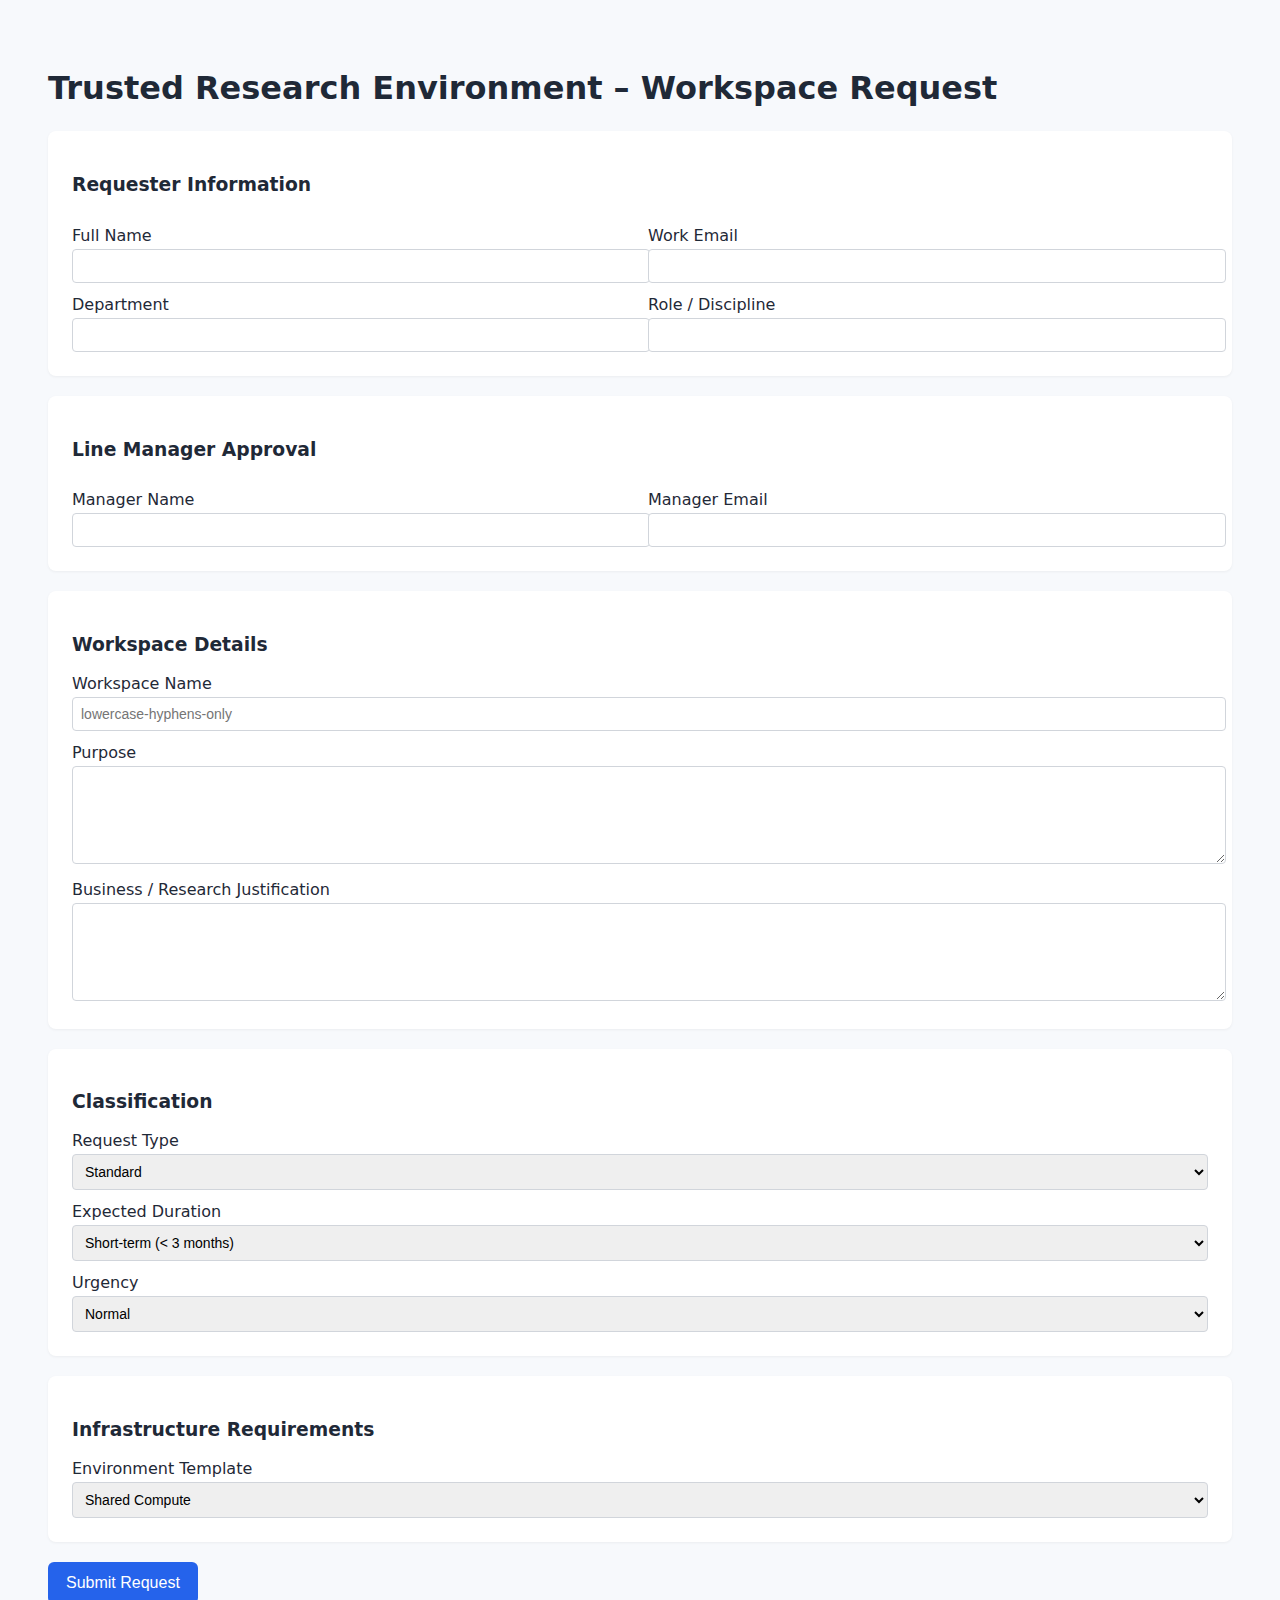
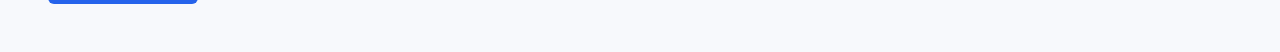
<file: index.html>
<!DOCTYPE html>
<html lang="en">
<head>
  <meta charset="UTF-8" />
  <title>Trusted Research Environment – Workspace Request</title>

  <meta name="viewport" content="width=device-width, initial-scale=1.0" />

  <style>
    body {
      font-family: system-ui, -apple-system, BlinkMacSystemFont, sans-serif;
      background: #f7f9fc;
      padding: 40px;
      color: #1f2937;
    }

    h1 {
      margin-bottom: 24px;
    }

    .card {
      background: white;
      padding: 24px;
      margin-bottom: 20px;
      border-radius: 8px;
      box-shadow: 0 1px 3px rgba(0,0,0,0.05);
    }

    label {
      display: block;
      margin-top: 12px;
      font-weight: 500;
    }

    input, textarea, select {
      width: 100%;
      padding: 8px;
      margin-top: 4px;
      border: 1px solid #d1d5db;
      border-radius: 4px;
      font-size: 14px;
    }

    textarea {
      min-height: 80px;
      resize: vertical;
    }

    .row {
      display: grid;
      grid-template-columns: 1fr 1fr;
      gap: 16px;
    }

    .hidden {
      display: none;
    }

    button {
      padding: 12px 18px;
      font-size: 16px;
      background: #2563eb;
      color: white;
      border: none;
      border-radius: 6px;
      cursor: pointer;
    }

    button:hover {
      background: #1e40af;
    }
  </style>
</head>

<body>

<h1>Trusted Research Environment – Workspace Request</h1>

<form id="treForm">

  <!-- Requester -->
  <div class="card">
    <h3>Requester Information</h3>

    <div class="row">
      <div>
        <label>Full Name</label>
        <input required name="requesterName" />
      </div>

      <div>
        <label>Work Email</label>
        <input type="email" required name="requesterEmail" />
      </div>
    </div>

    <div class="row">
      <div>
        <label>Department</label>
        <input required name="department" />
      </div>

      <div>
        <label>Role / Discipline</label>
        <input required name="role" />
      </div>
    </div>
  </div>

  <!-- Line Manager -->
  <div class="card">
    <h3>Line Manager Approval</h3>

    <div class="row">
      <div>
        <label>Manager Name</label>
        <input required name="managerName" />
      </div>

      <div>
        <label>Manager Email</label>
        <input type="email" required name="managerEmail" />
      </div>
    </div>
  </div>

  <!-- Workspace -->
  <div class="card">
    <h3>Workspace Details</h3>

    <label>Workspace Name</label>
    <input
      required
      name="workspaceName"
      pattern="[a-z0-9-]+"
      placeholder="lowercase-hyphens-only"
    />

    <label>Purpose</label>
    <textarea required name="purpose"></textarea>

    <label>Business / Research Justification</label>
    <textarea required name="justification"></textarea>
  </div>

  <!-- Classification -->
  <div class="card">
    <h3>Classification</h3>

    <label>Request Type</label>
    <select required name="requestType">
      <option value="standard">Standard</option>
      <option value="emergency">Emergency</option>
      <option value="temporary">Temporary</option>
      <option value="data-only">Data Only</option>
    </select>

    <label>Expected Duration</label>
    <select required name="duration">
      <option value="short">Short-term (&lt; 3 months)</option>
      <option value="medium">Medium (3–12 months)</option>
      <option value="long">Long-term (&gt; 12 months)</option>
    </select>

    <label>Urgency</label>
    <select required name="urgency">
      <option value="normal">Normal</option>
      <option value="urgent">Urgent</option>
    </select>
  </div>

  <!-- Infrastructure -->
  <div class="card">
    <h3>Infrastructure Requirements</h3>

    <label>Environment Template</label>
    <select name="template" id="templateSelect" required>
      <option value="shared">Shared Compute</option>
      <option value="dedicated">Dedicated Compute</option>
      <option value="connect-existing">Connect Existing</option>
      <option value="data-only">Data Only</option>
      <option value="other">Other</option>
    </select>

    <div id="otherBox" class="hidden">
      <label>Other Requirements</label>
      <textarea name="otherDetails"></textarea>
    </div>
  </div>

  <button type="submit">Submit Request</button>

</form>

<script>
document.addEventListener("DOMContentLoaded", () => {

  const templateSelect = document.getElementById("templateSelect");
  const otherBox = document.getElementById("otherBox");
  const form = document.getElementById("treForm");

  templateSelect.addEventListener("change", () => {
    otherBox.classList.toggle(
      "hidden",
      templateSelect.value !== "other"
    );
  });

  form.addEventListener("submit", async (e) => {
    e.preventDefault();

    const f = e.target;

    const payload = {
      requester: {
        fullName: f.requesterName.value,
        email: f.requesterEmail.value,
        department: f.department.value,
        role: f.role.value
      },
      lineManager: {
        fullName: f.managerName.value,
        email: f.managerEmail.value
      },
      workspace: {
        name: f.workspaceName.value,
        purpose: f.purpose.value,
        justification: f.justification.value
      },
      classification: {
        requestType: f.requestType.value,
        expectedDuration: f.duration.value,
        urgency: f.urgency.value
      },
      infrastructure: {
        template: f.template.value,
        otherDetails: f.otherDetails?.value || null
      },
      audit: {
        submittedAt: new Date().toISOString(),
        source: "tre-request-portal",
        version: "1.0"
      }
    };

    const response = await fetch("https://YOUR-LA1-ENDPOINT-HERE", {
      method: "POST",
      headers: { "Content-Type": "application/json" },
      body: JSON.stringify(payload)
    });

    if (!response.ok) {
      alert("Submission failed");
      return;
    }

    alert("Request submitted for approval");
  });

});
</script>

</body>
</html>
</file>
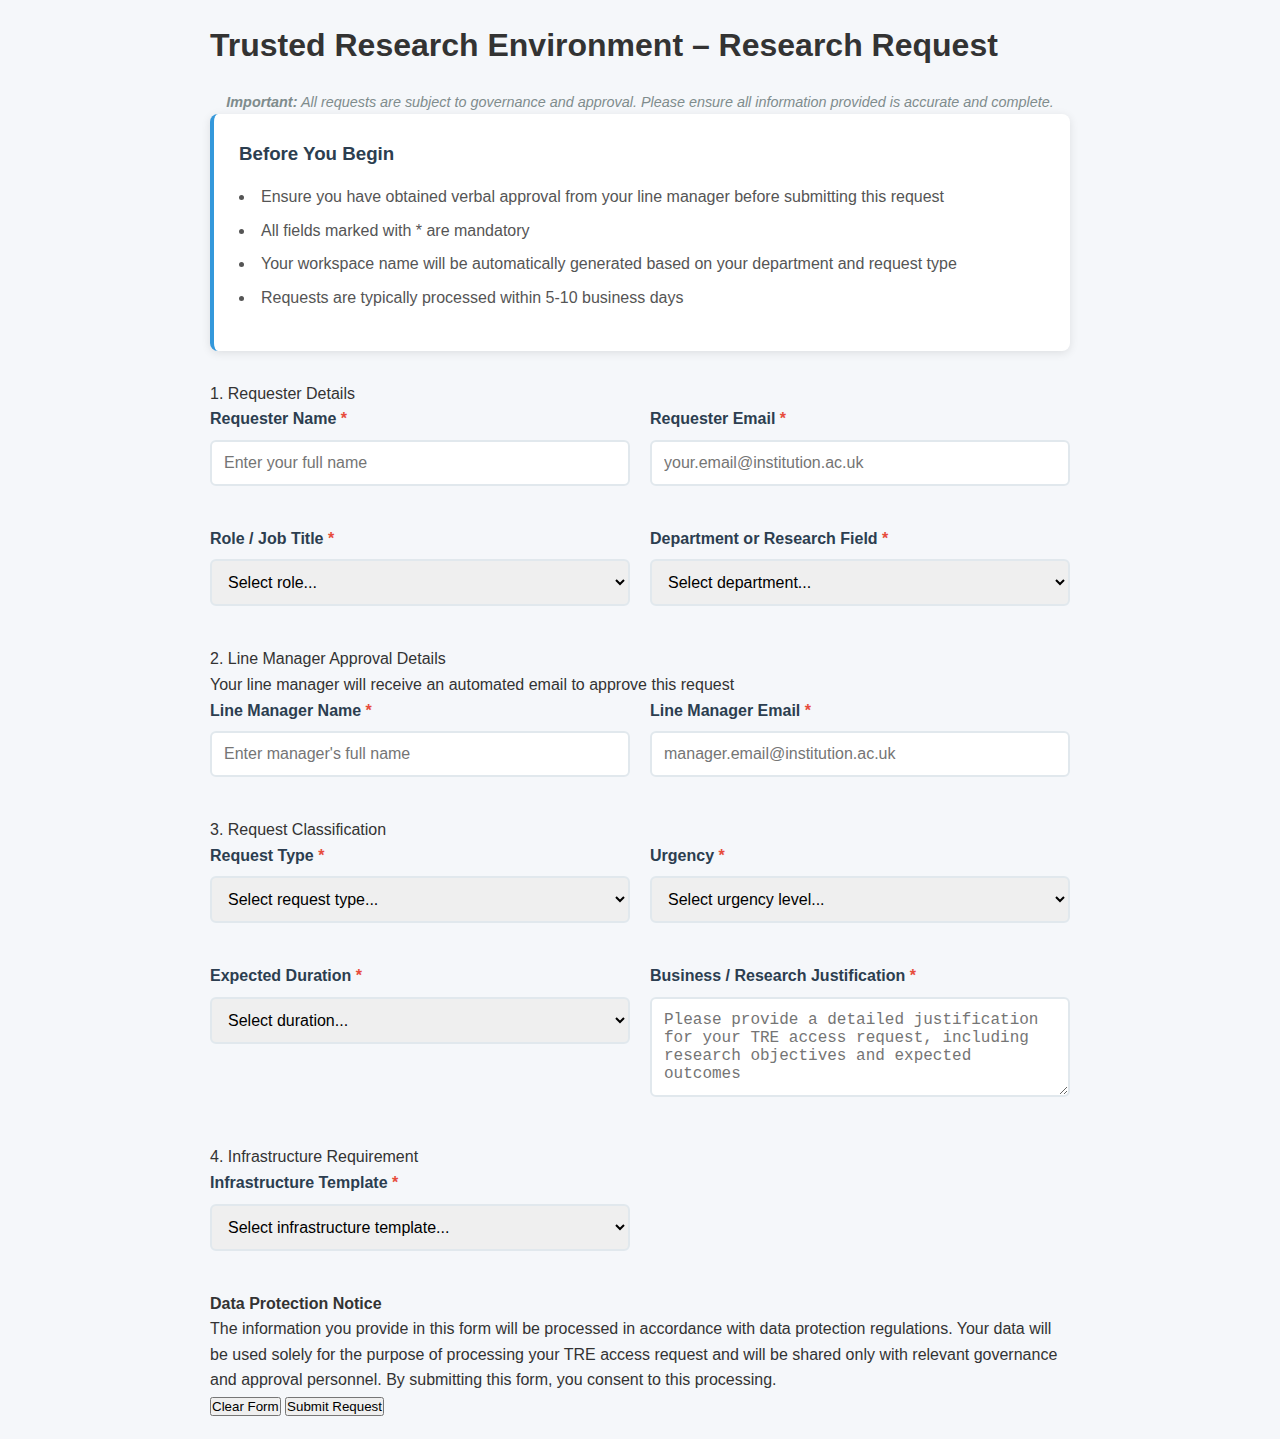
<file: index (6).html>
<!DOCTYPE html>
<html lang="en">
<head>
    <meta charset="UTF-8">
    <meta name="viewport" content="width=device-width, initial-scale=1.0">
    <title>TRE Research Request</title>
    <link rel="stylesheet" href="styles.css">
</head>
<body>
    <div class="container">
        <div class="header">
            <h1>Trusted Research Environment – Research Request</h1>
        </div>
        
        <div class="disclaimer">
            <strong>Important:</strong> All requests are subject to governance and approval. Please ensure all information provided is accurate and complete.
        </div>

        <div class="form-content">
            <div class="success-message" id="successMessage">
                Request submitted successfully! You will receive a confirmation email shortly.
            </div>

            <div class="info-box">
                <h3>Before You Begin</h3>
                <ul>
                    <li>Ensure you have obtained verbal approval from your line manager before submitting this request</li>
                    <li>All fields marked with <span class="required-indicator">*</span> are mandatory</li>
                    <li>Your workspace name will be automatically generated based on your department and request type</li>
                    <li>Requests are typically processed within 5-10 business days</li>
                </ul>
            </div>

            <form id="treRequestForm">
                <!-- Section 1: Requester Details -->
                <div class="section">
                    <div class="section-title">1. Requester Details</div>
                    
                    <div class="form-row">
                        <div class="form-group">
                            <label for="requesterName" class="required">Requester Name</label>
                            <input type="text" id="requesterName" name="requesterName" placeholder="Enter your full name" required>
                            <div class="error-message">This field is required</div>
                        </div>

                        <div class="form-group">
                            <label for="requesterEmail" class="required">Requester Email</label>
                            <input type="email" id="requesterEmail" name="requesterEmail" placeholder="your.email@institution.ac.uk" required>
                            <div class="error-message">Please enter a valid email address</div>
                        </div>
                    </div>

                    <div class="form-row">
                        <div class="form-group">
                            <label for="jobTitle" class="required">Role / Job Title</label>
                            <select id="jobTitle" name="jobTitle" required>
                                <option value="">Select role...</option>
                                <option value="Principal Investigator">Principal Investigator</option>
                                <option value="Senior Researcher">Senior Researcher</option>
                                <option value="Research Fellow">Research Fellow</option>
                                <option value="Postdoctoral Researcher">Postdoctoral Researcher</option>
                                <option value="PhD Student">PhD Student</option>
                                <option value="Research Assistant">Research Assistant</option>
                                <option value="Data Scientist">Data Scientist</option>
                                <option value="Data Analyst">Data Analyst</option>
                                <option value="Research Manager">Research Manager</option>
                                <option value="Other">Other</option>
                            </select>
                            <div class="error-message">Please select a role</div>
                        </div>

                        <div class="form-group">
                            <label for="department" class="required">Department or Research Field</label>
                            <select id="department" name="department" required>
                                <option value="">Select department...</option>
                                <option value="Biology">Biology</option>
                                <option value="Chemistry">Chemistry</option>
                                <option value="Physics">Physics</option>
                                <option value="Computer Science">Computer Science</option>
                                <option value="Data Science">Data Science</option>
                                <option value="Engineering">Engineering</option>
                                <option value="Mathematics">Mathematics</option>
                                <option value="Medicine">Medicine</option>
                                <option value="Public Health">Public Health</option>
                                <option value="Psychology">Psychology</option>
                                <option value="Social Sciences">Social Sciences</option>
                                <option value="Environmental Science">Environmental Science</option>
                                <option value="Economics">Economics</option>
                                <option value="Statistics">Statistics</option>
                                <option value="Other">Other</option>
                            </select>
                            <div class="error-message">Please select a department</div>
                        </div>
                    </div>
                </div>

                <!-- Section 2: Line Manager Approval -->
                <div class="section">
                    <div class="section-title">2. Line Manager Approval Details</div>
                    <div class="helper-text section-helper">Your line manager will receive an automated email to approve this request</div>
                    
                    <div class="form-row">
                        <div class="form-group">
                            <label for="managerName" class="required">Line Manager Name</label>
                            <input type="text" id="managerName" name="managerName" placeholder="Enter manager's full name" required>
                            <div class="error-message">This field is required</div>
                        </div>

                        <div class="form-group">
                            <label for="managerEmail" class="required">Line Manager Email</label>
                            <input type="email" id="managerEmail" name="managerEmail" placeholder="manager.email@institution.ac.uk" required>
                            <div class="error-message">Please enter a valid email address</div>
                        </div>
                    </div>
                </div>

                <!-- Section 3: Request Classification -->
                <div class="section">
                    <div class="section-title">3. Request Classification</div>
                    
                    <div class="form-row">
                        <div class="form-group">
                            <label for="requestType" class="required">Request Type</label>
                            <select id="requestType" name="requestType" required>
                                <option value="">Select request type...</option>
                                <option value="Standard">Standard</option>
                                <option value="Emergency">Emergency</option>
                                <option value="Temporary">Temporary</option>
                                <option value="Data Pool">Data Pool</option>
                                <option value="Other">Other</option>
                            </select>
                            <div class="error-message">Please select a request type</div>
                        </div>

                        <div class="form-group">
                            <label for="urgency" class="required">Urgency</label>
                            <select id="urgency" name="urgency" required>
                                <option value="">Select urgency level...</option>
                                <option value="Normal">Normal</option>
                                <option value="Urgent">Urgent</option>
                            </select>
                            <div class="error-message">Please select an urgency level</div>
                        </div>
                    </div>

                    <div class="form-row">
                        <div class="form-group">
                            <label for="expectedDuration" class="required">Expected Duration</label>
                            <select id="expectedDuration" name="expectedDuration" required>
                                <option value="">Select duration...</option>
                                <option value="Short-term">Short-term (up to 6 months)</option>
                                <option value="Long-term">Long-term (6-24 months)</option>
                                <option value="Permanent">Permanent (24+ months)</option>
                            </select>
                            <div class="error-message">Please select an expected duration</div>
                        </div>

                        <div class="form-group full-width">
                            <label for="businessJustification" class="required">Business / Research Justification</label>
                            <textarea id="businessJustification" name="businessJustification" placeholder="Please provide a detailed justification for your TRE access request, including research objectives and expected outcomes" required></textarea>
                            <div class="error-message">This field is required</div>
                        </div>
                    </div>
                </div>

                <!-- Section 4: Infrastructure Requirement -->
                <div class="section">
                    <div class="section-title">4. Infrastructure Requirement</div>
                    
                    <div class="form-row">
                        <div class="form-group">
                            <label for="infrastructureTemplate" class="required">Infrastructure Template</label>
                            <select id="infrastructureTemplate" name="infrastructureTemplate" required>
                                <option value="">Select infrastructure template...</option>
                                <option value="Shared compute (use existing platform compute)">Shared Compute (Existing Platform)</option>
                                <option value="Dedicated compute (isolated resources)">Dedicated Compute (Isolated Resources)</option>
                                <option value="Connect to existing system">Connect to Existing System</option>
                                <option value="Data-only workspace (storage + access)">Data-Only Workspace (Storage + Access)</option>
                                <option value="Other">Other (Please Specify)</option>
                            </select>
                            <div class="error-message">Please select an infrastructure template</div>
                        </div>
                    </div>

                    <div class="form-group hidden" id="infrastructureOtherGroup">
                        <label for="infrastructureOther" class="required">Please specify infrastructure requirements</label>
                        <textarea id="infrastructureOther" name="infrastructureOther" placeholder="Describe your specific infrastructure requirements in detail"></textarea>
                        <div class="error-message">This field is required when Other is selected</div>
                    </div>
                </div>

                <!-- Data Protection Notice -->
                <div class="data-protection-notice">
                    <h4>Data Protection Notice</h4>
                    <p>The information you provide in this form will be processed in accordance with data protection regulations. Your data will be used solely for the purpose of processing your TRE access request and will be shared only with relevant governance and approval personnel. By submitting this form, you consent to this processing.</p>
                </div>

                <div class="submit-section">
                    <button type="button" class="btn-reset" id="resetButton">Clear Form</button>
                    <button type="submit" class="btn-submit">Submit Request</button>
                </div>
            </form>
        </div>
    </div>

    <script src="script.js"></script>
</body>
</html>
</file>
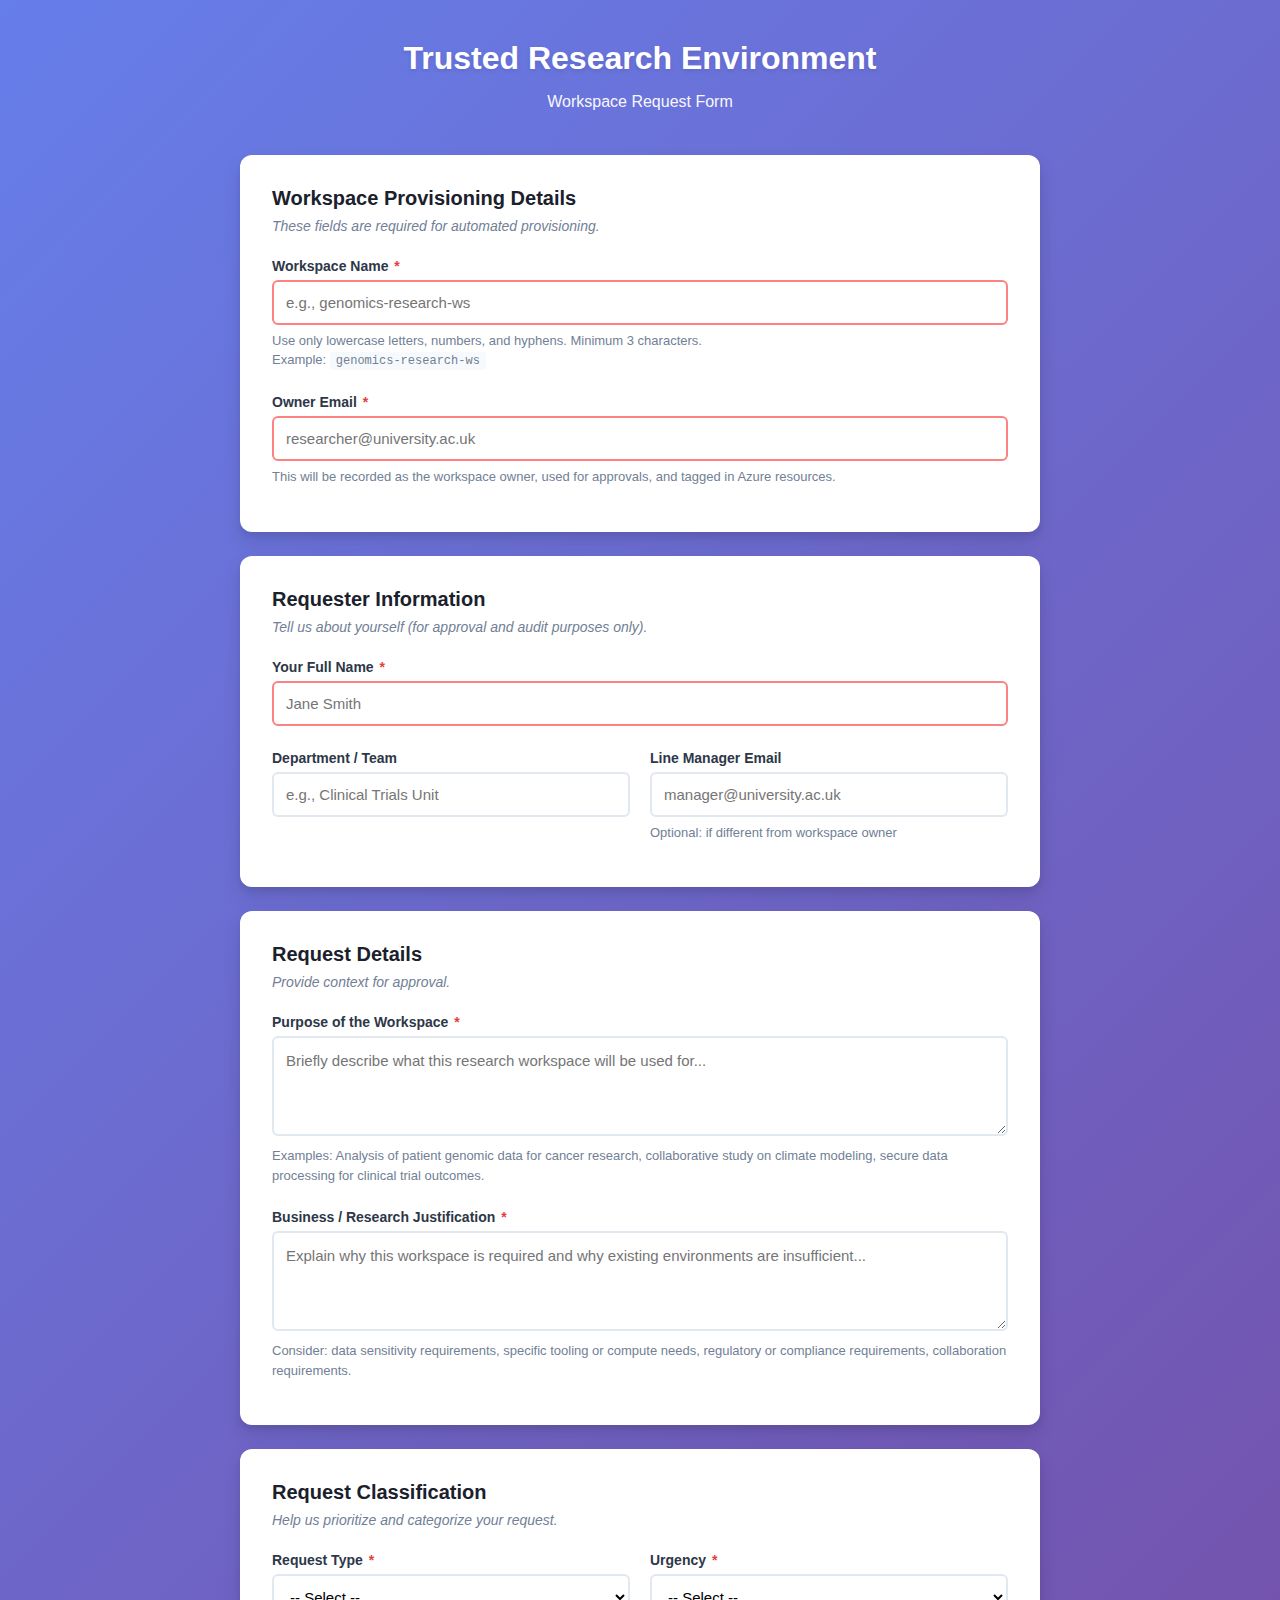
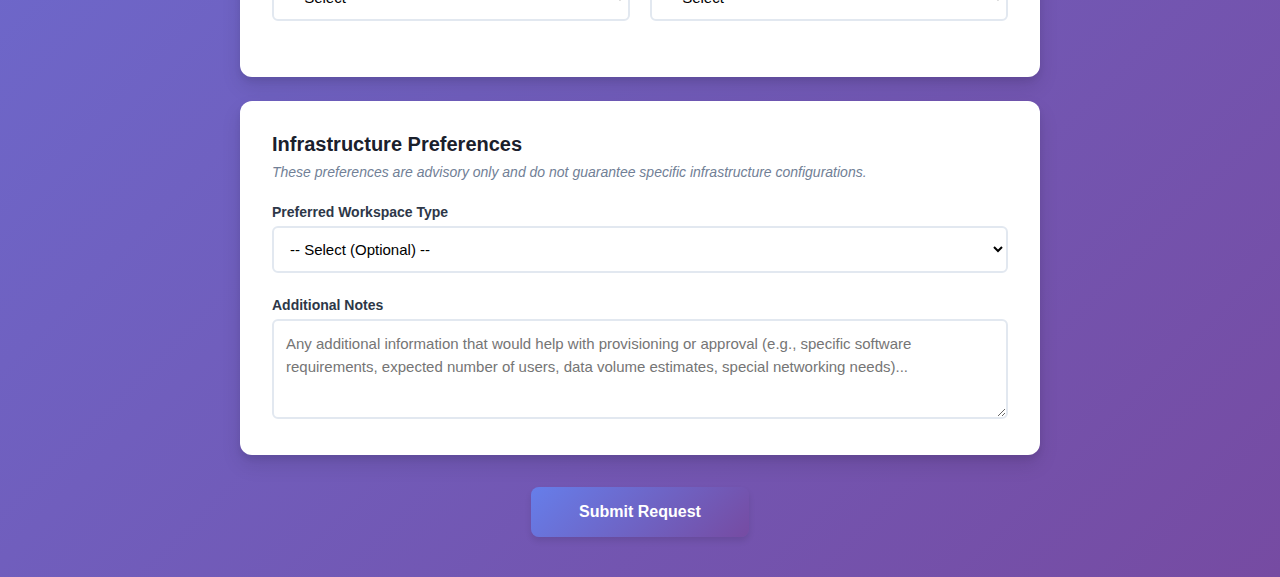
<file: tre_form_html.html>
<!DOCTYPE html>
<html lang="en">
<head>
  <meta charset="UTF-8" />
  <title>Trusted Research Environment – Workspace Request</title>
  <meta name="viewport" content="width=device-width, initial-scale=1" />

  <style>
    * {
      box-sizing: border-box;
    }

    body {
      font-family: -apple-system, BlinkMacSystemFont, 'Segoe UI', Roboto, 'Helvetica Neue', Arial, sans-serif;
      background: linear-gradient(135deg, #667eea 0%, #764ba2 100%);
      min-height: 100vh;
      padding: 40px 20px;
      margin: 0;
    }

    .container {
      max-width: 800px;
      margin: 0 auto;
    }

    .header {
      text-align: center;
      color: white;
      margin-bottom: 40px;
    }

    .header h1 {
      font-size: 32px;
      font-weight: 700;
      margin: 0 0 12px 0;
      text-shadow: 0 2px 4px rgba(0,0,0,0.1);
    }

    .header p {
      font-size: 16px;
      opacity: 0.95;
      margin: 0;
      line-height: 1.6;
    }

    .card {
      background: #ffffff;
      padding: 32px;
      margin-bottom: 24px;
      border-radius: 12px;
      box-shadow: 0 4px 6px rgba(0,0,0,0.07), 0 10px 20px rgba(0,0,0,0.1);
    }

    .card h2 {
      margin: 0 0 8px 0;
      font-size: 20px;
      font-weight: 600;
      color: #1a202c;
    }

    .card .section-description {
      font-size: 14px;
      color: #718096;
      margin: 0 0 24px 0;
      font-style: italic;
    }

    .form-group {
      margin-bottom: 24px;
    }

    .form-group:last-child {
      margin-bottom: 0;
    }

    .row {
      display: grid;
      grid-template-columns: 1fr 1fr;
      gap: 20px;
    }

    label {
      display: block;
      font-weight: 600;
      font-size: 14px;
      color: #2d3748;
      margin-bottom: 6px;
    }

    label .required {
      color: #e53e3e;
      margin-left: 2px;
    }

    .help-text {
      font-size: 13px;
      color: #718096;
      margin-top: 6px;
      line-height: 1.5;
    }

    .help-text code {
      background: #f7fafc;
      padding: 2px 6px;
      border-radius: 3px;
      font-family: 'Courier New', monospace;
      font-size: 12px;
    }

    input[type="text"],
    input[type="email"],
    textarea,
    select {
      width: 100%;
      padding: 12px;
      font-size: 15px;
      border: 2px solid #e2e8f0;
      border-radius: 6px;
      transition: all 0.2s;
      font-family: inherit;
    }

    input[type="text"]:focus,
    input[type="email"]:focus,
    textarea:focus,
    select:focus {
      outline: none;
      border-color: #667eea;
      box-shadow: 0 0 0 3px rgba(102, 126, 234, 0.1);
    }

    input[type="text"]:invalid,
    input[type="email"]:invalid {
      border-color: #fc8181;
    }

    textarea {
      min-height: 100px;
      resize: vertical;
      line-height: 1.5;
    }

    select {
      cursor: pointer;
      background-color: white;
    }

    .submit-container {
      text-align: center;
      margin-top: 32px;
    }

    button[type="submit"] {
      background: linear-gradient(135deg, #667eea 0%, #764ba2 100%);
      color: white;
      border: none;
      padding: 16px 48px;
      font-size: 16px;
      font-weight: 600;
      border-radius: 8px;
      cursor: pointer;
      transition: all 0.3s;
      box-shadow: 0 4px 6px rgba(0,0,0,0.1);
    }

    button[type="submit"]:hover {
      transform: translateY(-2px);
      box-shadow: 0 6px 12px rgba(0,0,0,0.15);
    }

    button[type="submit"]:active {
      transform: translateY(0);
    }

    button[type="submit"]:disabled {
      opacity: 0.6;
      cursor: not-allowed;
      transform: none;
    }

    #statusMessage {
      margin-top: 24px;
      padding: 16px;
      border-radius: 8px;
      font-size: 15px;
      display: none;
      animation: slideIn 0.3s ease-out;
    }

    @keyframes slideIn {
      from {
        opacity: 0;
        transform: translateY(-10px);
      }
      to {
        opacity: 1;
        transform: translateY(0);
      }
    }

    #statusMessage.success {
      background: #c6f6d5;
      color: #22543d;
      border-left: 4px solid #38a169;
    }

    #statusMessage.error {
      background: #fed7d7;
      color: #742a2a;
      border-left: 4px solid #e53e3e;
    }

    #statusMessage.show {
      display: block;
    }

    @media (max-width: 768px) {
      .row {
        grid-template-columns: 1fr;
        gap: 0;
      }

      .header h1 {
        font-size: 24px;
      }

      .card {
        padding: 24px;
      }

      button[type="submit"] {
        width: 100%;
      }
    }
  </style>
</head>

<body>

<div class="container">
  <div class="header">
    <h1>Trusted Research Environment</h1>
    <p>Workspace Request Form</p>
  </div>

  <form id="treForm">

    <!-- SECTION 1: Provisioning Details -->
    <div class="card">
      <h2>Workspace Provisioning Details</h2>
      <p class="section-description">These fields are required for automated provisioning.</p>

      <div class="form-group">
        <label>
          Workspace Name
          <span class="required">*</span>
        </label>
        <input
          type="text"
          name="workspaceName"
          required
          minlength="3"
          pattern="^[a-z0-9-]{3,}$"
          placeholder="e.g., genomics-research-ws"
        />
        <p class="help-text">
          Use only lowercase letters, numbers, and hyphens. Minimum 3 characters.<br>
          Example: <code>genomics-research-ws</code>
        </p>
      </div>

      <div class="form-group">
        <label>
          Owner Email
          <span class="required">*</span>
        </label>
        <input
          type="email"
          name="owner"
          required
          placeholder="researcher@university.ac.uk"
        />
        <p class="help-text">
          This will be recorded as the workspace owner, used for approvals, and tagged in Azure resources.
        </p>
      </div>
    </div>

    <!-- SECTION 2: Requester Information -->
    <div class="card">
      <h2>Requester Information</h2>
      <p class="section-description">Tell us about yourself (for approval and audit purposes only).</p>

      <div class="form-group">
        <label>
          Your Full Name
          <span class="required">*</span>
        </label>
        <input
          type="text"
          name="requesterName"
          required
          placeholder="Jane Smith"
        />
      </div>

      <div class="row">
        <div class="form-group">
          <label>Department / Team</label>
          <input
            type="text"
            name="department"
            placeholder="e.g., Clinical Trials Unit"
          />
        </div>

        <div class="form-group">
          <label>Line Manager Email</label>
          <input
            type="email"
            name="managerEmail"
            placeholder="manager@university.ac.uk"
          />
          <p class="help-text">Optional: if different from workspace owner</p>
        </div>
      </div>
    </div>

    <!-- SECTION 3: Request Details -->
    <div class="card">
      <h2>Request Details</h2>
      <p class="section-description">Provide context for approval.</p>

      <div class="form-group">
        <label>
          Purpose of the Workspace
          <span class="required">*</span>
        </label>
        <textarea
          name="purpose"
          required
          placeholder="Briefly describe what this research workspace will be used for..."
        ></textarea>
        <p class="help-text">
          Examples: Analysis of patient genomic data for cancer research, collaborative study on climate modeling, secure data processing for clinical trial outcomes.
        </p>
      </div>

      <div class="form-group">
        <label>
          Business / Research Justification
          <span class="required">*</span>
        </label>
        <textarea
          name="justification"
          required
          placeholder="Explain why this workspace is required and why existing environments are insufficient..."
        ></textarea>
        <p class="help-text">
          Consider: data sensitivity requirements, specific tooling or compute needs, regulatory or compliance requirements, collaboration requirements.
        </p>
      </div>
    </div>

    <!-- SECTION 4: Request Classification -->
    <div class="card">
      <h2>Request Classification</h2>
      <p class="section-description">Help us prioritize and categorize your request.</p>

      <div class="row">
        <div class="form-group">
          <label>
            Request Type
            <span class="required">*</span>
          </label>
          <select name="requestType" required>
            <option value="">-- Select --</option>
            <option value="standard">Standard</option>
            <option value="emergency">Emergency</option>
            <option value="temporary">Temporary (short-term project)</option>
          </select>
        </div>

        <div class="form-group">
          <label>
            Urgency
            <span class="required">*</span>
          </label>
          <select name="urgency" required>
            <option value="">-- Select --</option>
            <option value="normal">Normal (standard processing)</option>
            <option value="urgent">Urgent (expedited approval needed)</option>
          </select>
        </div>
      </div>
    </div>

    <!-- SECTION 5: Infrastructure Preferences -->
    <div class="card">
      <h2>Infrastructure Preferences</h2>
      <p class="section-description">These preferences are advisory only and do not guarantee specific infrastructure configurations.</p>

      <div class="form-group">
        <label>Preferred Workspace Type</label>
        <select name="workspaceType">
          <option value="">-- Select (Optional) --</option>
          <option value="shared">Shared compute</option>
          <option value="dedicated">Dedicated compute</option>
          <option value="data-only">Data only (no compute)</option>
          <option value="unsure">Unsure (I need guidance)</option>
        </select>
      </div>

      <div class="form-group">
        <label>Additional Notes</label>
        <textarea
          name="additionalNotes"
          placeholder="Any additional information that would help with provisioning or approval (e.g., specific software requirements, expected number of users, data volume estimates, special networking needs)..."
        ></textarea>
      </div>
    </div>

    <div class="submit-container">
      <button type="submit">Submit Request</button>
    </div>

  </form>

  <div id="statusMessage"></div>
</div>

<script src="./script.js"></script>
</body>
</html>
</file>
<file: styles.css>
/* Basic reset */
* {
    margin: 0;
    padding: 0;
    box-sizing: border-box;
}

body {
    font-family: -apple-system, BlinkMacSystemFont, 'Segoe UI', Roboto, Oxygen, Ubuntu, Cantarell, sans-serif;
    line-height: 1.6;
    background-color: #f5f7fa;
    color: #333;
}

/* Container */
.container {
    max-width: 900px;
    margin: 0 auto;
    padding: 20px;
}

/* Header */
header {
    text-align: center;
    margin-bottom: 40px;
    padding: 30px 0;
    border-bottom: 2px solid #e1e8ed;
}

header h1 {
    color: #2c3e50;
    font-size: 2.5rem;
    margin-bottom: 10px;
}

.subtitle {
    color: #7f8c8d;
    font-size: 1.1rem;
}

/* Info box */
.info-box {
    background: white;
    border-radius: 8px;
    padding: 25px;
    margin-bottom: 30px;
    box-shadow: 0 2px 10px rgba(0,0,0,0.1);
    border-left: 4px solid #3498db;
}

.info-box h3 {
    color: #2c3e50;
    margin-bottom: 15px;
}

.info-box ul {
    list-style-position: inside;
    margin-bottom: 15px;
}

.info-box li {
    margin-bottom: 8px;
    color: #555;
}

.note {
    font-size: 0.95rem;
    color: #666;
    font-style: italic;
}

/* Form */
.request-form {
    background: white;
    border-radius: 8px;
    padding: 30px;
    box-shadow: 0 2px 10px rgba(0,0,0,0.1);
}

.request-form h2 {
    color: #2c3e50;
    margin-bottom: 25px;
    text-align: center;
    font-size: 1.8rem;
}

/* Form layout */
.form-row {
    display: grid;
    grid-template-columns: 1fr 1fr;
    gap: 20px;
    margin-bottom: 20px;
}

.form-group {
    margin-bottom: 20px;
}

.form-group label {
    display: block;
    margin-bottom: 8px;
    font-weight: 600;
    color: #2c3e50;
}

.required::after {
    content: " *";
    color: #e74c3c;
}

.form-group input,
.form-group select,
.form-group textarea {
    width: 100%;
    padding: 12px;
    border: 2px solid #e1e8ed;
    border-radius: 6px;
    font-size: 1rem;
    transition: border-color 0.3s ease;
}

.form-group input:focus,
.form-group select:focus,
.form-group textarea:focus {
    outline: none;
    border-color: #3498db;
}

.form-group textarea {
    resize: vertical;
    min-height: 100px;
}

/* Error messages */
.error-message {
    color: #e74c3c;
    font-size: 0.9rem;
    margin-top: 5px;
    display: none;
}

/* Hidden elements */
.hidden {
    display: none;
}

/* Form actions */
.form-actions {
    text-align: center;
    margin-top: 30px;
}

#submitButton {
    background: #3498db;
    color: white;
    border: none;
    padding: 15px 40px;
    font-size: 1.1rem;
    border-radius: 6px;
    cursor: pointer;
    transition: background-color 0.3s ease;
    min-width: 200px;
}

#submitButton:hover:not(:disabled) {
    background: #2980b9;
}

#submitButton:disabled {
    background: #bdc3c7;
    cursor: not-allowed;
}

.loading-message {
    margin-top: 15px;
    color: #3498db;
    font-weight: 600;
    display: none;
}

/* Success message */
.success-message {
    background: #d5f4e6;
    color: #27ae60;
    padding: 15px;
    border-radius: 6px;
    margin-bottom: 20px;
    border: 1px solid #27ae60;
    text-align: center;
    display: none;
    font-weight: 500;
}

.success-message strong {
    display: block;
    margin-bottom: 6px;
}

.success-message div {
    font-weight: 400;
    line-height: 1.4;
}

/* Disclaimer */
.disclaimer {
    margin-top: 20px;
    font-size: 0.9rem;
    color: #7f8c8d;
    text-align: center;
    font-style: italic;
}

/* Footer */
footer {
    text-align: center;
    margin-top: 40px;
    padding-top: 20px;
    border-top: 2px solid #e1e8ed;
    color: #7f8c8d;
}

/* Responsive */
@media (max-width: 768px) {
    .form-row {
        grid-template-columns: 1fr;
        gap: 0;
    }

    .container {
        padding: 10px;
    }

    header h1 {
        font-size: 2rem;
    }

    .request-form {
        padding: 20px;
    }
}
</file>
